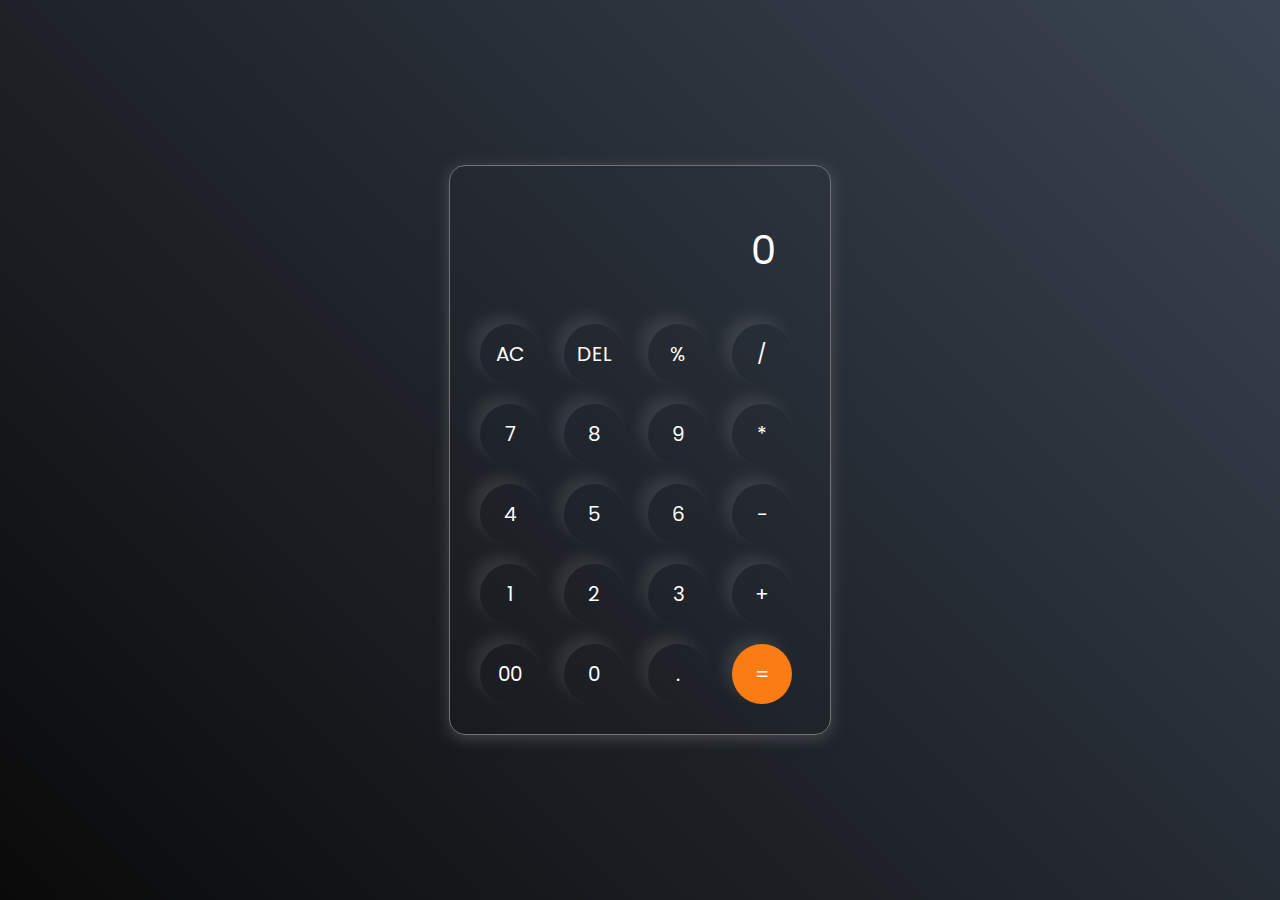
<file: index.html>
<!DOCTYPE html>
<html lang="en">
  <head>
    <meta charset="UTF-8" />
    <meta http-equiv="X-UA-Compatible" content="IE=edge" />
    <meta name="viewport" content="width=device-width, initial-scale=1.0" />
    <link rel="stylesheet" href="style.css" />
    <title>Calculator Anjali Gadpayle</title>
  </head>
  <body>
    <div class="container">
      <div class="calculator">
        <input type="text" id="inputBox" placeholder="0" />
        <div>
          <button class="button operator">AC</button>
          <button class="button operator">DEL</button>
          <button class="button operator">%</button>
          <button class="button operator">/</button>
        </div>
        <div>
          <button class="button">7</button>
          <button class="button">8</button>
          <button class="button">9</button>
          <button class="button operator">*</button>
        </div>
        <div>
          <button class="button">4</button>
          <button class="button">5</button>
          <button class="button">6</button>
          <button class="button operator">-</button>
        </div>
        <div>
          <button class="button">1</button>
          <button class="button">2</button>
          <button class="button">3</button>
          <button class="button operator">+</button>
        </div>

        <div>
          <button class="button">00</button>
          <button class="button">0</button>
          <button class="button">.</button>
          <button class="button equalBtn">=</button>
        </div>
      </div>
    </div>

    <script src="script.js"></script>
  </body>
</html>
</file>
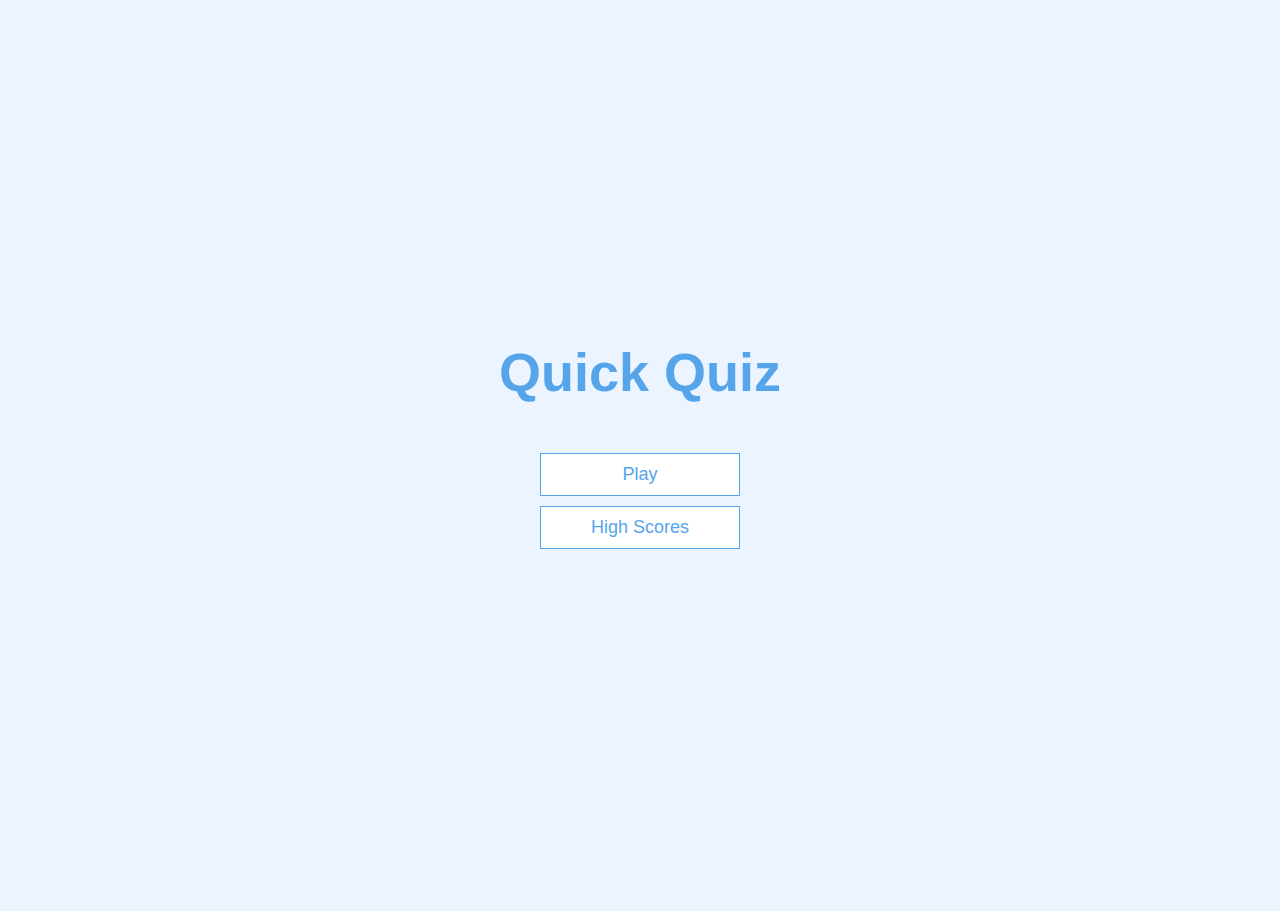
<file: Online quiz maker/index.html>
<!DOCTYPE html>
<html lang="en">
  <head>
    <meta charset="UTF-8" />
    <meta name="viewport" content="width=device-width, initial-scale=1.0" />
    <meta http-equiv="X-UA-Compatible" content="ie=edge" />
    <title>Quick Quiz</title>
    <link rel="stylesheet" href="app.css" />
  </head>
  <body>
    <div class="container">
      <div id="home" class="flex-center flex-column">
        <h1>Quick Quiz</h1>
        <a class="btn" href="/game.html">Play</a>
        <a class="btn" href="/highscores.html">High Scores</a>
      </div>
    </div>
  </body>
</html>
</file>
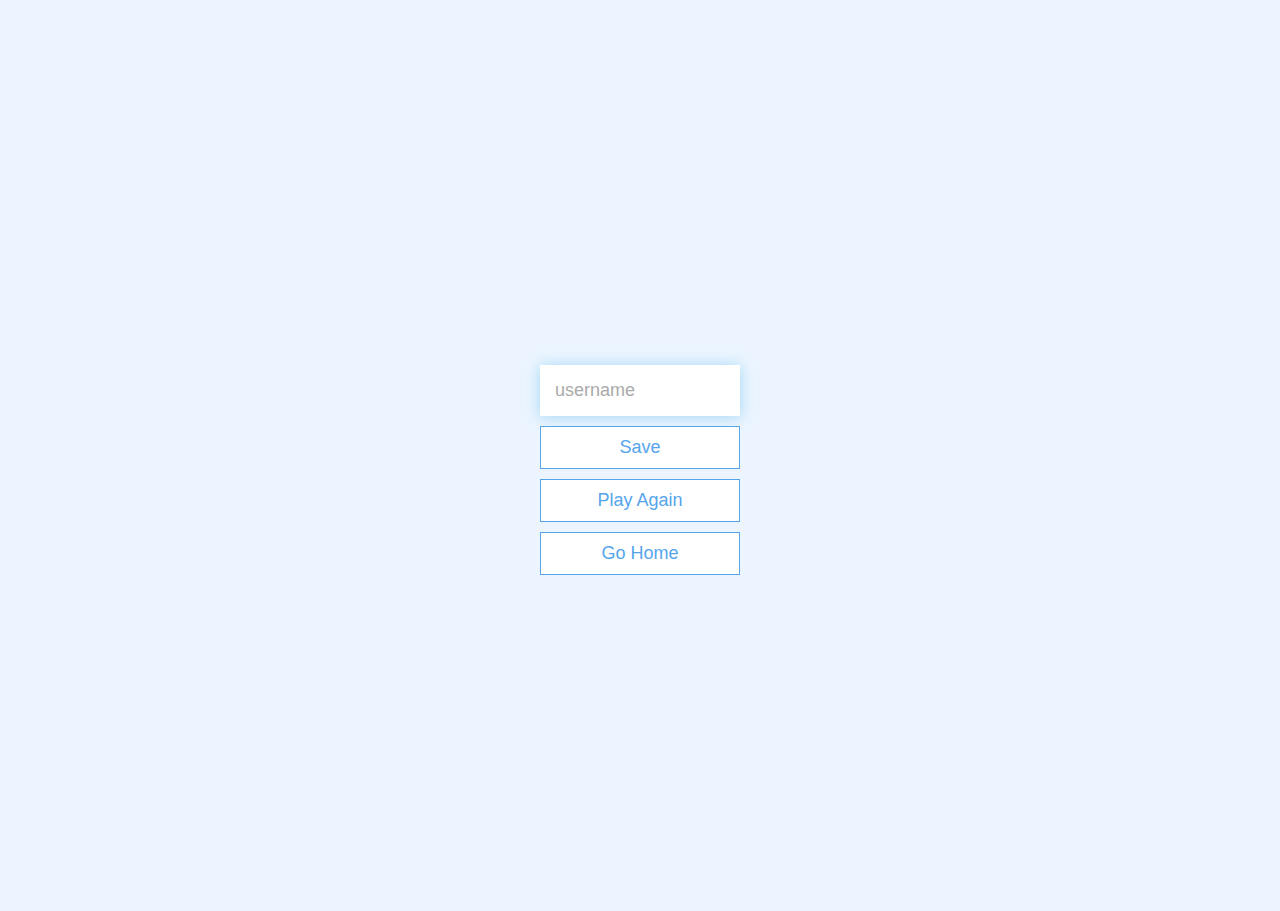
<file: Online quiz maker/end.html>
<!DOCTYPE html>
<html lang="en">
  <head>
    <meta charset="UTF-8" />
    <meta name="viewport" content="width=device-width, initial-scale=1.0" />
    <meta http-equiv="X-UA-Compatible" content="ie=edge" />
    <title>Congrats!</title>
    <link rel="stylesheet" href="app.css" />
  </head>
  <body>
    <div class="container">
      <div id="end" class="flex-center flex-column">
        <h1 id="finalScore"></h1>
        <form>
          <input
            type="text"
            name="username"
            id="username"
            placeholder="username"
          />
          <button
            type="submit"
            class="btn"
            id="saveScoreBtn"
            onclick="saveHighScore(event)"
            disabled
          >
            Save
          </button>
        </form>
        <a class="btn" href="/game.html">Play Again</a>
        <a class="btn" href="/">Go Home</a>
      </div>
    </div>
    <script src="end.js"></script>
  </body>
</html>
</file>
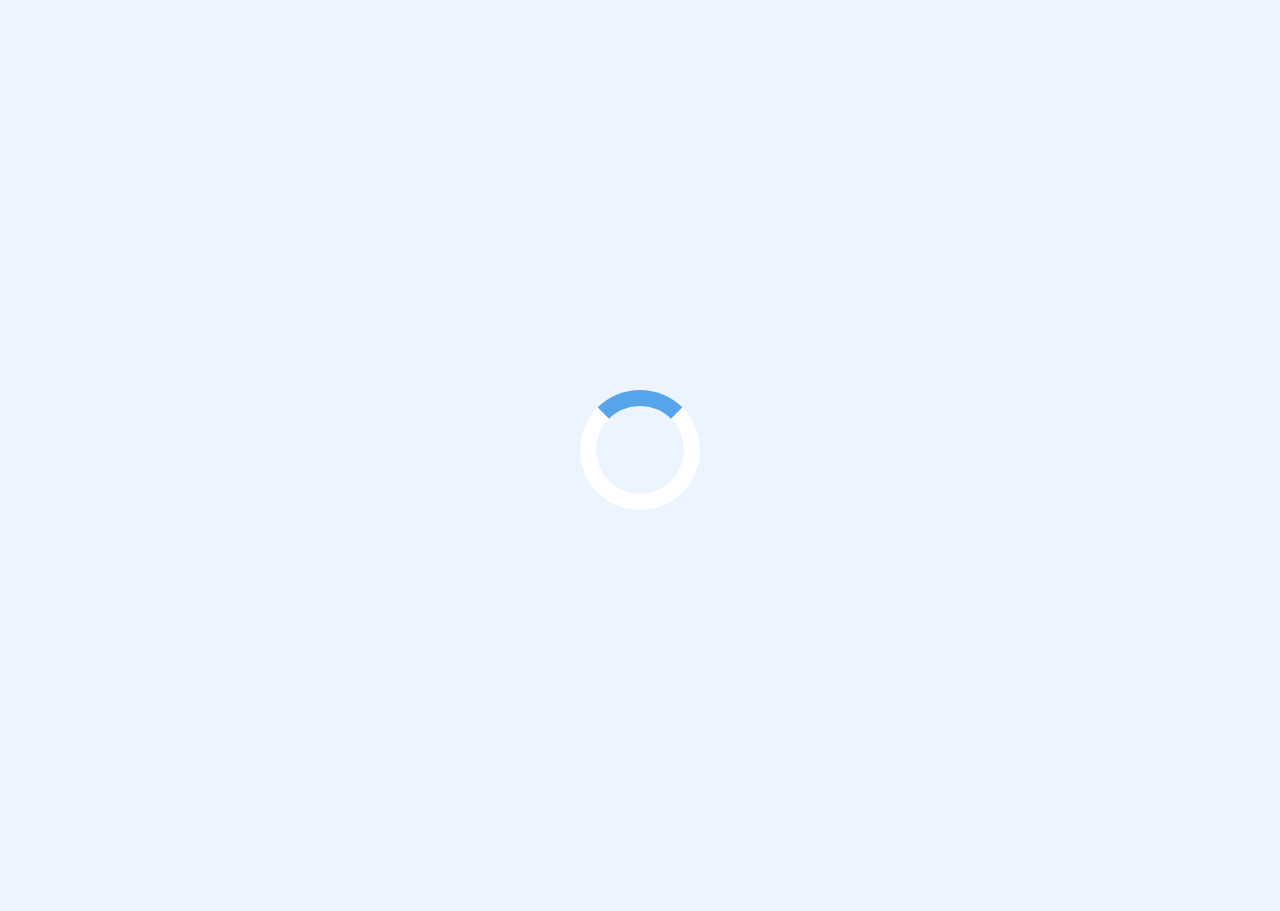
<file: Online quiz maker/game.html>
<!DOCTYPE html>
<html lang="en">
  <head>
    <meta charset="UTF-8" />
    <meta name="viewport" content="width=device-width, initial-scale=1.0" />
    <meta http-equiv="X-UA-Compatible" content="ie=edge" />
    <title>Quick Quiz - Play</title>
    <link rel="stylesheet" href="app.css" />
    <link rel="stylesheet" href="game.css" />
  </head>
  <body>
    <div class="container">
      <div id="loader"></div>
      <div id="game" class="justify-center flex-column hidden">
        <div id="hud">
          <div id="hud-item">
            <p id="progressText" class="hud-prefix">
              Question
            </p>
            <div id="progressBar">
              <div id="progressBarFull"></div>
            </div>
          </div>
          <div id="hud-item">
            <p class="hud-prefix">
              Score
            </p>
            <h1 class="hud-main-text" id="score">
              0
            </h1>
          </div>
        </div>
        <h2 id="question"></h2>
        <div class="choice-container">
          <p class="choice-prefix">A</p>
          <p class="choice-text" data-number="1"></p>
        </div>
        <div class="choice-container">
          <p class="choice-prefix">B</p>
          <p class="choice-text" data-number="2"></p>
        </div>
        <div class="choice-container">
          <p class="choice-prefix">C</p>
          <p class="choice-text" data-number="3"></p>
        </div>
        <div class="choice-container">
          <p class="choice-prefix">D</p>
          <p class="choice-text" data-number="4"></p>
        </div>
      </div>
    </div>
    <script src="game.js"></script>
  </body>
</html>
</file>
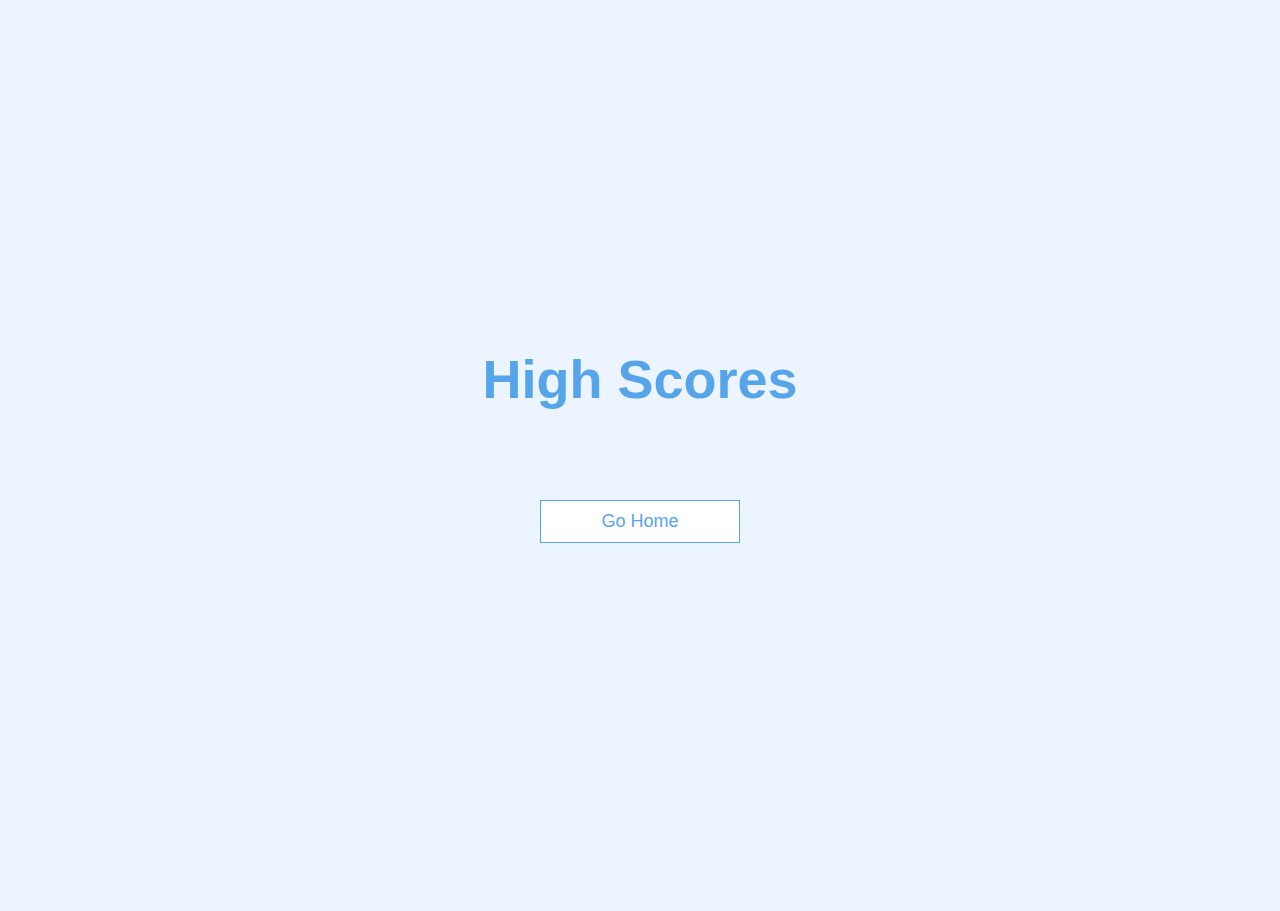
<file: Online quiz maker/highscores.html>
<!DOCTYPE html>
<html lang="en">
  <head>
    <meta charset="UTF-8" />
    <meta name="viewport" content="width=device-width, initial-scale=1.0" />
    <meta http-equiv="X-UA-Compatible" content="ie=edge" />
    <title>High Scores</title>
    <link rel="stylesheet" href="app.css" />
    <link rel="stylesheet" href="highscores.css" />
  </head>
  <body>
    <div class="container">
      <div id="highScores" class="flex-center flex-column">
        <h1 id="finalScore">High Scores</h1>
        <ul id="highScoresList"></ul>
        <a class="btn" href="/">Go Home</a>
      </div>
    </div>
    <script src="highscores.js"></script>
  </body>
</html>
</file>
<file: style.css>
@import url('https://fonts.googleapis.com/css2?family=Poppins:wght@500&display=swap');

*{
    margin: 0;
    padding: 0;
    box-sizing: border-box;
    font-family: 'Poppins', sans-serif;
}

body{
    width: 100%;
    height: 100vh;
    display: flex;
    justify-content: center;
    align-items: center;
    background: linear-gradient(45deg, #0a0a0a, #3a4452);
}

.calculator{
    border: 1px solid #717377;
    padding: 20px;
    border-radius: 16px;
    background: transparent;
    box-shadow: 0px 3px 15px rgba(113, 115, 119, 0.5);

}

input{
    width: 320px;
    border: none;
    padding: 24px;
    margin: 10px;
    background: transparent;
    box-shadow: 0px 3px 15px rgbs(84, 84, 84, 0.1);
    font-size: 40px;
    text-align: right;
    cursor: pointer;
    color: #ffffff;
}

input::placeholder{
    color: #ffffff;
}

button{
    border: none;
    width: 60px;
    height: 60px;
    margin: 10px;
    border-radius: 50%;
    background: transparent;
    color: #ffffff;
    font-size: 20px;
    box-shadow: -8px -8px 15px rgba(255, 255, 255, 0.1);
    cursor: pointer;
}

.equalBtn{
    background-color: #fb7c14;
}

.operator{
    color: #6dee0a;
}
</file>
<file: Online quiz maker/app.css>
:root {
    background-color: #ecf5ff;
    font-size: 62.5%;
  }
  
  * {
    box-sizing: border-box;
    font-family: Arial, Helvetica, sans-serif;
    margin: 0;
    padding: 0;
    color: #333;
  }
  
  h1,
  h2,
  h3,
  h4 {
    margin-bottom: 1rem;
  }
  
  h1 {
    font-size: 5.4rem;
    color: #56a5eb;
    margin-bottom: 5rem;
  }
  
  h1 > span {
    font-size: 2.4rem;
    font-weight: 500;
  }
  
  h2 {
    font-size: 4.2rem;
    margin-bottom: 4rem;
    font-weight: 700;
  }
  
  h3 {
    font-size: 2.8rem;
    font-weight: 500;
  }
  
  /* UTILITIES */
  
  .container {
    width: 100vw;
    height: 100vh;
    display: flex;
    justify-content: center;
    align-items: center;
    max-width: 80rem;
    margin: 0 auto;
    padding: 2rem;
  }
  
  .container > * {
    width: 100%;
  }
  
  .flex-column {
    display: flex;
    flex-direction: column;
  }
  
  .flex-center {
    justify-content: center;
    align-items: center;
  }
  
  .justify-center {
    justify-content: center;
  }
  
  .text-center {
    text-align: center;
  }
  
  .hidden {
    display: none;
  }
  
  /* BUTTONS */
  .btn {
    font-size: 1.8rem;
    padding: 1rem 0;
    width: 20rem;
    text-align: center;
    border: 0.1rem solid #56a5eb;
    margin-bottom: 1rem;
    text-decoration: none;
    color: #56a5eb;
    background-color: white;
  }
  
  .btn:hover {
    cursor: pointer;
    box-shadow: 0 0.4rem 1.4rem 0 rgba(86, 185, 235, 0.5);
    transform: translateY(-0.1rem);
    transition: transform 150ms;
  }
  
  .btn[disabled]:hover {
    cursor: not-allowed;
    box-shadow: none;
    transform: none;
  }
  
  /* FORMS */
  form {
    width: 100%;
    display: flex;
    flex-direction: column;
    align-items: center;
  }
  
  input {
    margin-bottom: 1rem;
    width: 20rem;
    padding: 1.5rem;
    font-size: 1.8rem;
    border: none;
    box-shadow: 0 0.1rem 1.4rem 0 rgba(86, 185, 235, 0.5);
  }
  
  input::placeholder {
  color: #aaa;
  }
</file>
<file: Online quiz maker/game.css>
.choice-container {
    display: flex;
    margin-bottom: 0.5rem;
    width: 100%;
    font-size: 1.8rem;
    border: 0.1rem solid rgb(86, 165, 235, 0.25);
    background-color: white;
  }
  
  .choice-container:hover {
    cursor: pointer;
    box-shadow: 0 0.4rem 1.4rem 0 rgba(86, 185, 235, 0.5);
    transform: translateY(-0.1rem);
    transition: transform 150ms;
  }
  
  .choice-prefix {
    padding: 1.5rem 2.5rem;
    background-color: #56a5eb;
    color: white;
  }
  
  .choice-text {
    padding: 1.5rem;
    width: 100%;
  }
  
  .correct {
    background-color: #28a745;
  }
  
  .incorrect {
    background-color: #dc3545;
  }
  
  /* HUD */
  
  #hud {
    display: flex;
    justify-content: space-between;
  }
  
  .hud-prefix {
    text-align: center;
    font-size: 2rem;
  }
  
  .hud-main-text {
    text-align: center;
  }
  
  #progressBar {
    width: 20rem;
    height: 4rem;
    border: 0.3rem solid #56a5eb;
    margin-top: 1.5rem;
  }
  
  #progressBarFull {
    height: 3.4rem;
    background-color: #56a5eb;
    width: 0%;
  }
  
  /* LOADER */
  #loader {
    border: 1.6rem solid white;
    border-radius: 50%;
    border-top: 1.6rem solid #56a5eb;
    width: 12rem;
    height: 12rem;
    animation: spin 2s linear infinite;
  }
  
  @keyframes spin {
    0% {
      transform: rotate(0deg);
    }
    100% {
      transform: rotate(360deg);
  }
  }
</file>
<file: Online quiz maker/highscores.css>
#highScoresList {
    list-style: none;
    padding-left: 0;
    margin-bottom: 4rem;
  }
  
  .high-score {
    font-size: 2.8rem;
    margin-bottom: 0.5rem;
  }
  
  .high-score:hover {
    transform: scale(1.025);
  }
</file>
